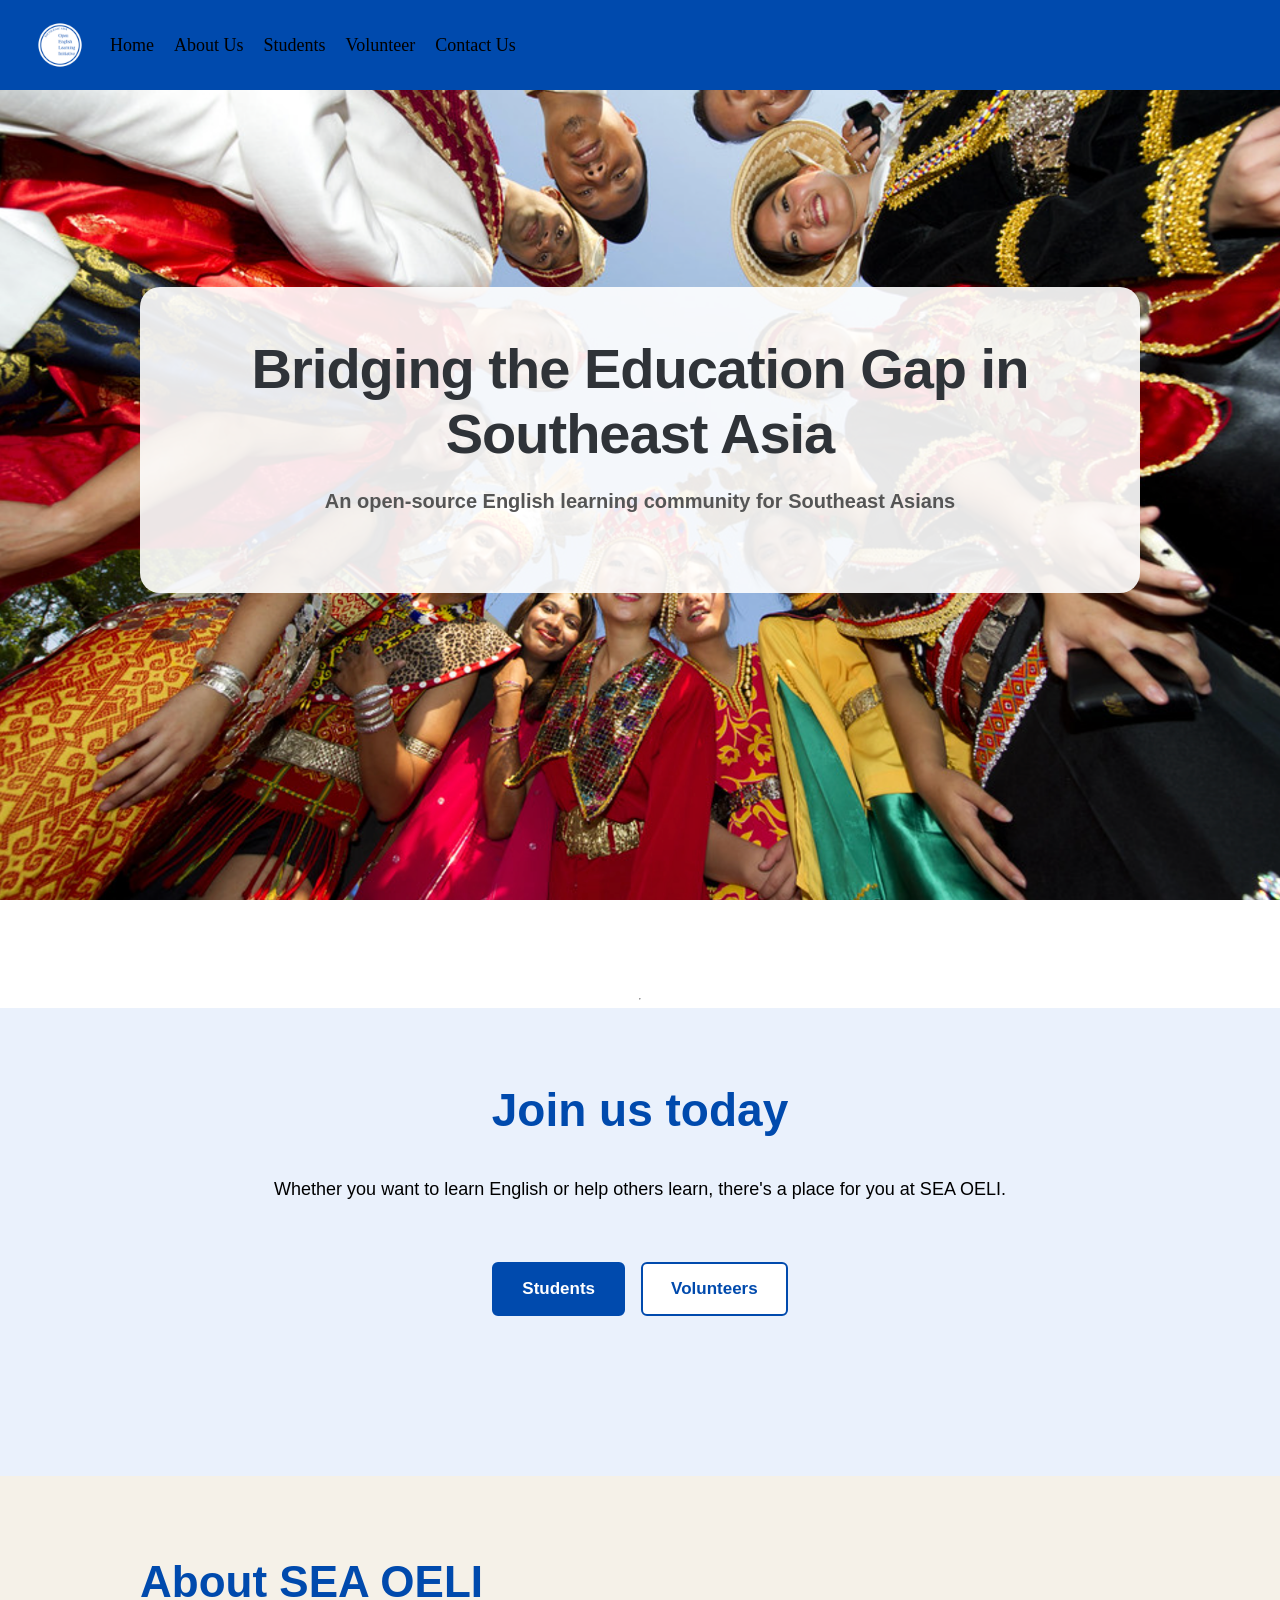
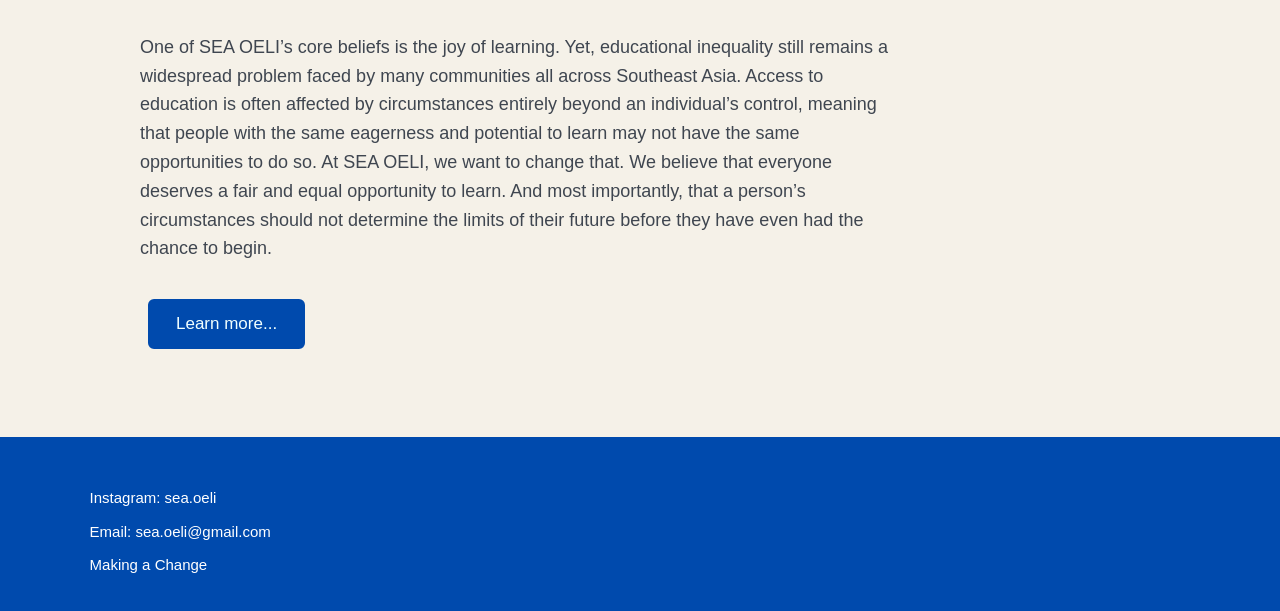
<file: index.html>
<!DOCTYPE html>
<html lang="en">
<head>
    <meta charset="UTF-8">
    <meta name="viewport" content="width=device-width, initial-scale=1.0">
    <title>Document</title>
    <link href="style.css" rel="stylesheet">
</head>
<body>

<div class="nav"> 
    <a href="index.html"><img class='logo' src="images/logo.png"></a>
    <a href="index.html">Home</a>
    <a href="about us.html">About Us</a>
    <a href="students.html">Students</a>
    <a href="volunteer.html">Volunteer</a>
    <a href='contact us.html'>Contact Us</a>
</div>

<div class="box">
<section class="sss-background">
<div class="sss">
<h1>Bridging the Education Gap in Southeast Asia</h1>
<h2>An open-source English learning community for Southeast Asians</h2>
</div>
</section>
<hr>

<section class="sss9">
<h1>Join us today</h1>
<p>Whether you want to learn English or help others learn, there's a place for you at SEA OELI.</p>
<div class="sss9-grid">
    <div class="sss9-item">
       <button><a href='students.html'>Students</a></button> 
    </div>
    <div class="sss9-item">
    <button><a href='volunteer.html'>Volunteers</a></button>
    </div>
</div>
</section>


<div class="card1">
<h1>About SEA OELI</h1>
<p style="line-height: 1.6; font-size: 18px;"> 
One of SEA OELI’s core beliefs is the joy of learning. Yet, 
educational inequality still remains a widespread problem faced by 
many communities all across Southeast Asia. 
Access to education is often affected by circumstances entirely beyond an individual’s 
control, meaning that people with the same eagerness and potential to learn 
may not have the same opportunities to do so.
At SEA OELI, we want to change that. We believe 
that everyone deserves a fair and 
equal opportunity to learn. And most importantly, that a person’s circumstances 
should not determine the limits of their future before they have even 
had the chance to begin. </p>
<button><a href="about us.html">Learn more...</a></button>
</div>

</div>


<div class="footer">
<p>Instagram: sea.oeli</p>
<p>Email: sea.oeli@gmail.com</p>
<p>Making a Change</p>
</div>

<script>
    const revealElements = document.querySelectorAll(
        '.card1, .sss9, .sss8, .sss4, .sss6'
    );

    revealElements.forEach(element => {
        element.classList.add('reveal');
    });

    const observer = new IntersectionObserver(entries => {
        entries.forEach(entry => {
            if (entry.isIntersecting) {
                entry.target.classList.add('visible');
                observer.unobserve(entry.target);
            }
        });
    }, {
        threshold: 0.15
    });

    revealElements.forEach(element => observer.observe(element));
</script>

</body>
</html>
</file>
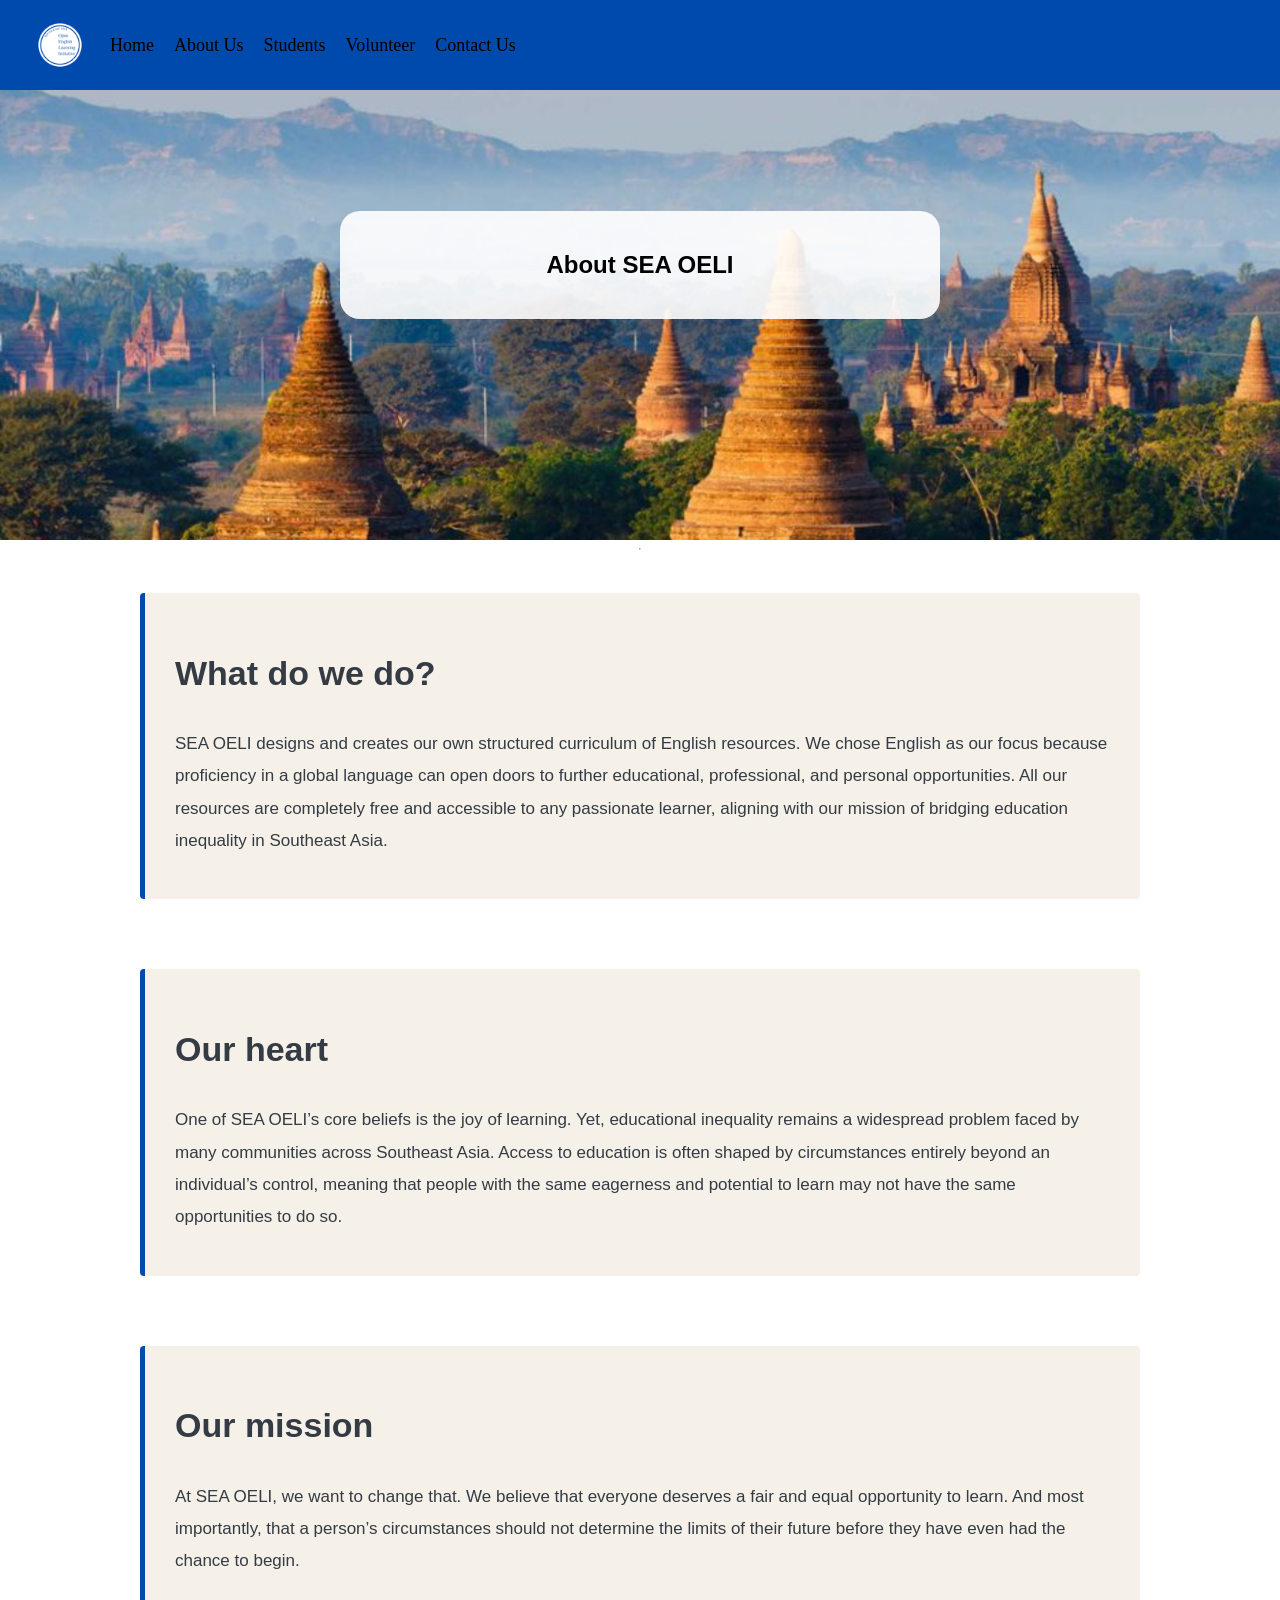
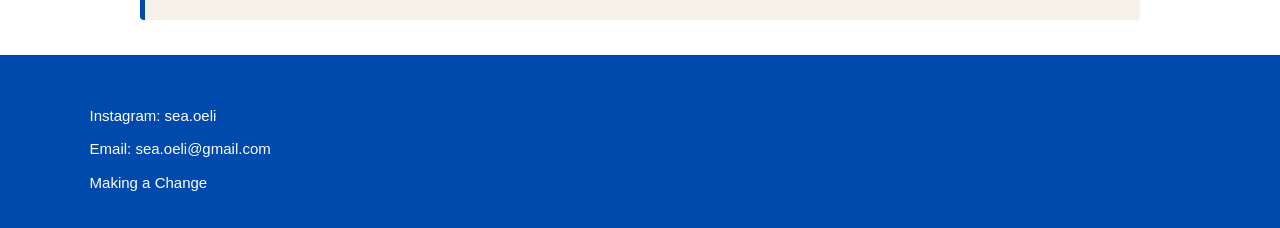
<file: about us.html>
<!DOCTYPE html>
<html lang="en">
<head>
    <meta charset="UTF-8">
    <meta name="viewport" content="width=device-width, initial-scale=1.0">
    <title>Document</title>
    <link href="style.css" rel="stylesheet">
</head>
<body>
  
<div class="nav"> 
    <a href="index.html"><img class='logo' src="images/logo.png"></a>
    <a href="index.html">Home</a>
    <a href="about us.html">About Us</a>
    <a href="students.html">Students</a>
    <a href="volunteer.html">Volunteer</a>
    <a href='contact us.html'>Contact Us</a>
</div>

<div class="box">
<section class="sss-background2">
<div class="sss2">
<h1>About SEA OELI</h1>
</div>
</section>
<hr>


<div class="card2">
 <h1>What do we do?</h1>
 <p> SEA OELI designs and creates our own structured curriculum of English resources. 
    We chose English as our focus because proficiency in a global language can open 
    doors to further educational, professional, and personal opportunities. 
    All our resources are completely free and accessible to any passionate learner, aligning 
    with our mission of bridging education inequality in Southeast Asia.</p>
</div>

<div class="card2">
 <h1>Our heart</h1>
 <p>One of SEA OELI’s core beliefs is the joy of learning. Yet, educational inequality remains
 a widespread problem faced by many communities across Southeast Asia. 
Access to education is often shaped by circumstances entirely beyond an individual’s 
control, meaning that people with the same eagerness and potential to learn may
 not have the same opportunities to do so.</p>
 </div>

 <div class="card2">
 <h1>Our mission</h1>
 <p>At SEA OELI, we want to change that. We believe that everyone deserves a fair and equal opportunity to learn. 
And most importantly, that a person’s circumstances should not determine 
the limits of their future before they have even had the chance to begin. </p>
 </div>
</div>

<div class="footer">
<p>Instagram: sea.oeli</p>
<p>Email: sea.oeli@gmail.com</p>
<p>Making a Change</p>
</div>
</body>
</html>
</file>
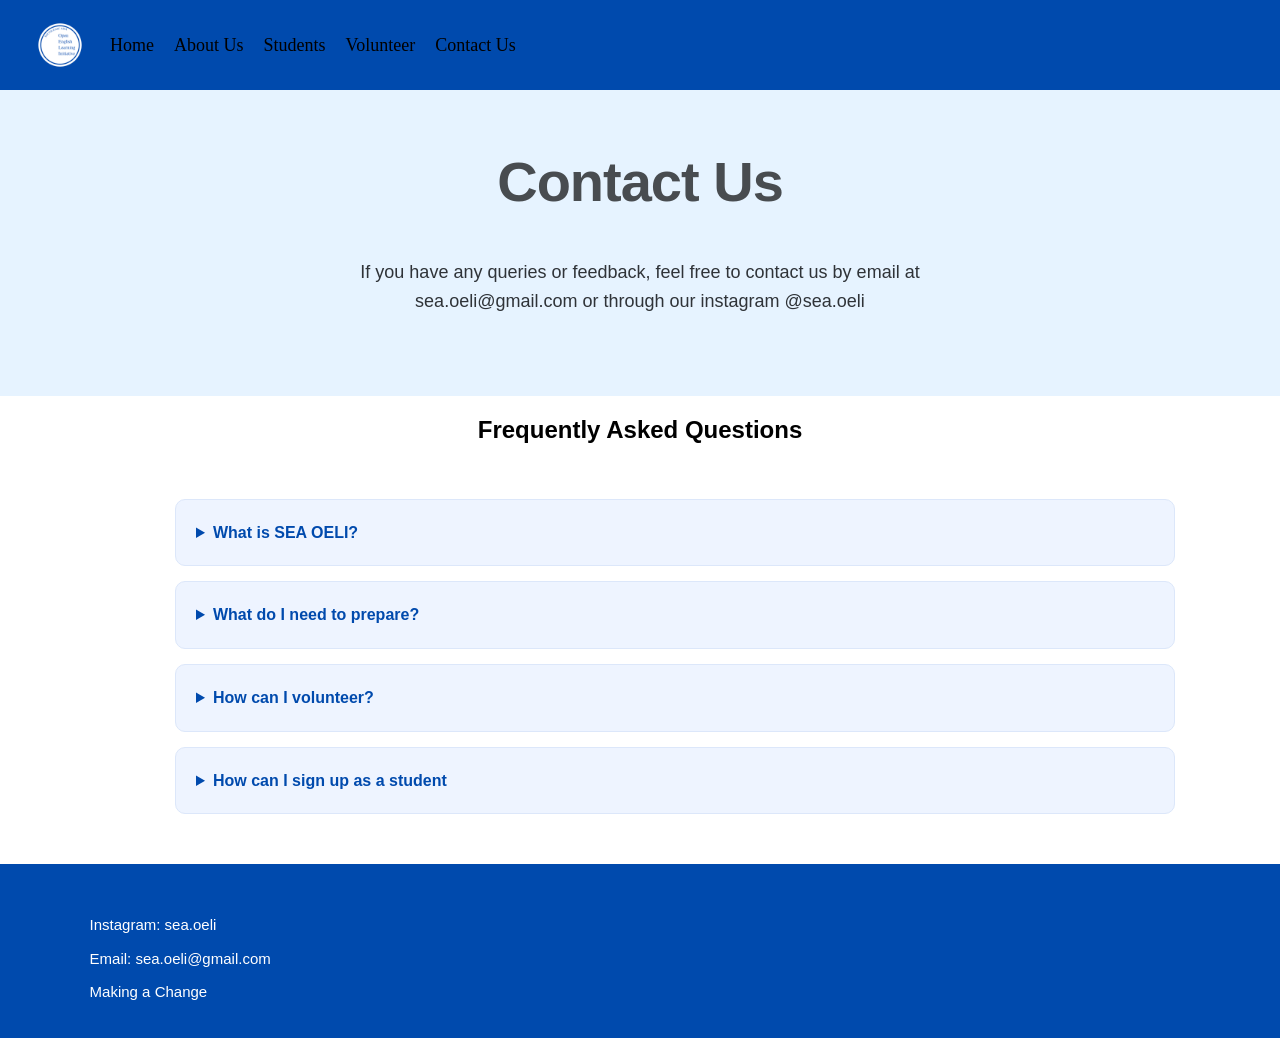
<file: contact us.html>
<!DOCTYPE html>
<html lang="en">
<head>
    <meta charset="UTF-8">
    <meta name="viewport" content="width=device-width, initial-scale=1.0">
    <title>Document</title>
    <link href="style.css" rel="stylesheet">
</head>
<body>

<div class="nav"> 
    <a href="index.html"><img class='logo' src="images/logo.png"></a>
    <a href="index.html">Home</a>
    <a href="about us.html">About Us</a>
    <a href="students.html">Students</a>
    <a href="volunteer.html">Volunteer</a>
    <a href='contact us.html'>Contact Us</a>
</div>

<div class="box">
<section class="sss7">
<h1>Contact Us</h1>
 <p> If you have any queries or feedback, feel free to contact us 
    by email at sea.oeli@gmail.com or through our instagram @sea.oeli</p>
</section>

<h2 style="text-align: center;">Frequently Asked Questions</h2>
<div class="faq-list">
<details class="faq-item">
            <summary>What is SEA OELI?</summary>
            <p>
                SEA OELI is a non-profit initiative focused on making
                English learning more accessible to learners
                in Southeast Asia and beyond.
            </p>
        </details>

<details class="faq-item">
      <summary>What do I need to prepare?</summary>
      <p>
        A stable internet connection and access to Google Classroom,
        Google Meet, and WhatsApp.
      </p>
</details>

<details class="faq-item">
            <summary>How can I volunteer?</summary>
            <p>
                Visit our <a href="volunteer.html">volunteer page</a> to learn about
                responsibilities, eligibility, and recruitment. 
            </p>
        </details>

<details class="faq-item">
            <summary>How can I sign up as a student</summary>
            <p>
                Visit our <a href="students.html">students page</a> to learn about
                how learning at SEA OELI looks like. 
            </p>
        </details>     

</div>

 </div>

 <div class="footer">
<p>Instagram: sea.oeli</p>
<p>Email: sea.oeli@gmail.com</p>
<p>Making a Change</p>
</div>
</body>
</html>
</file>
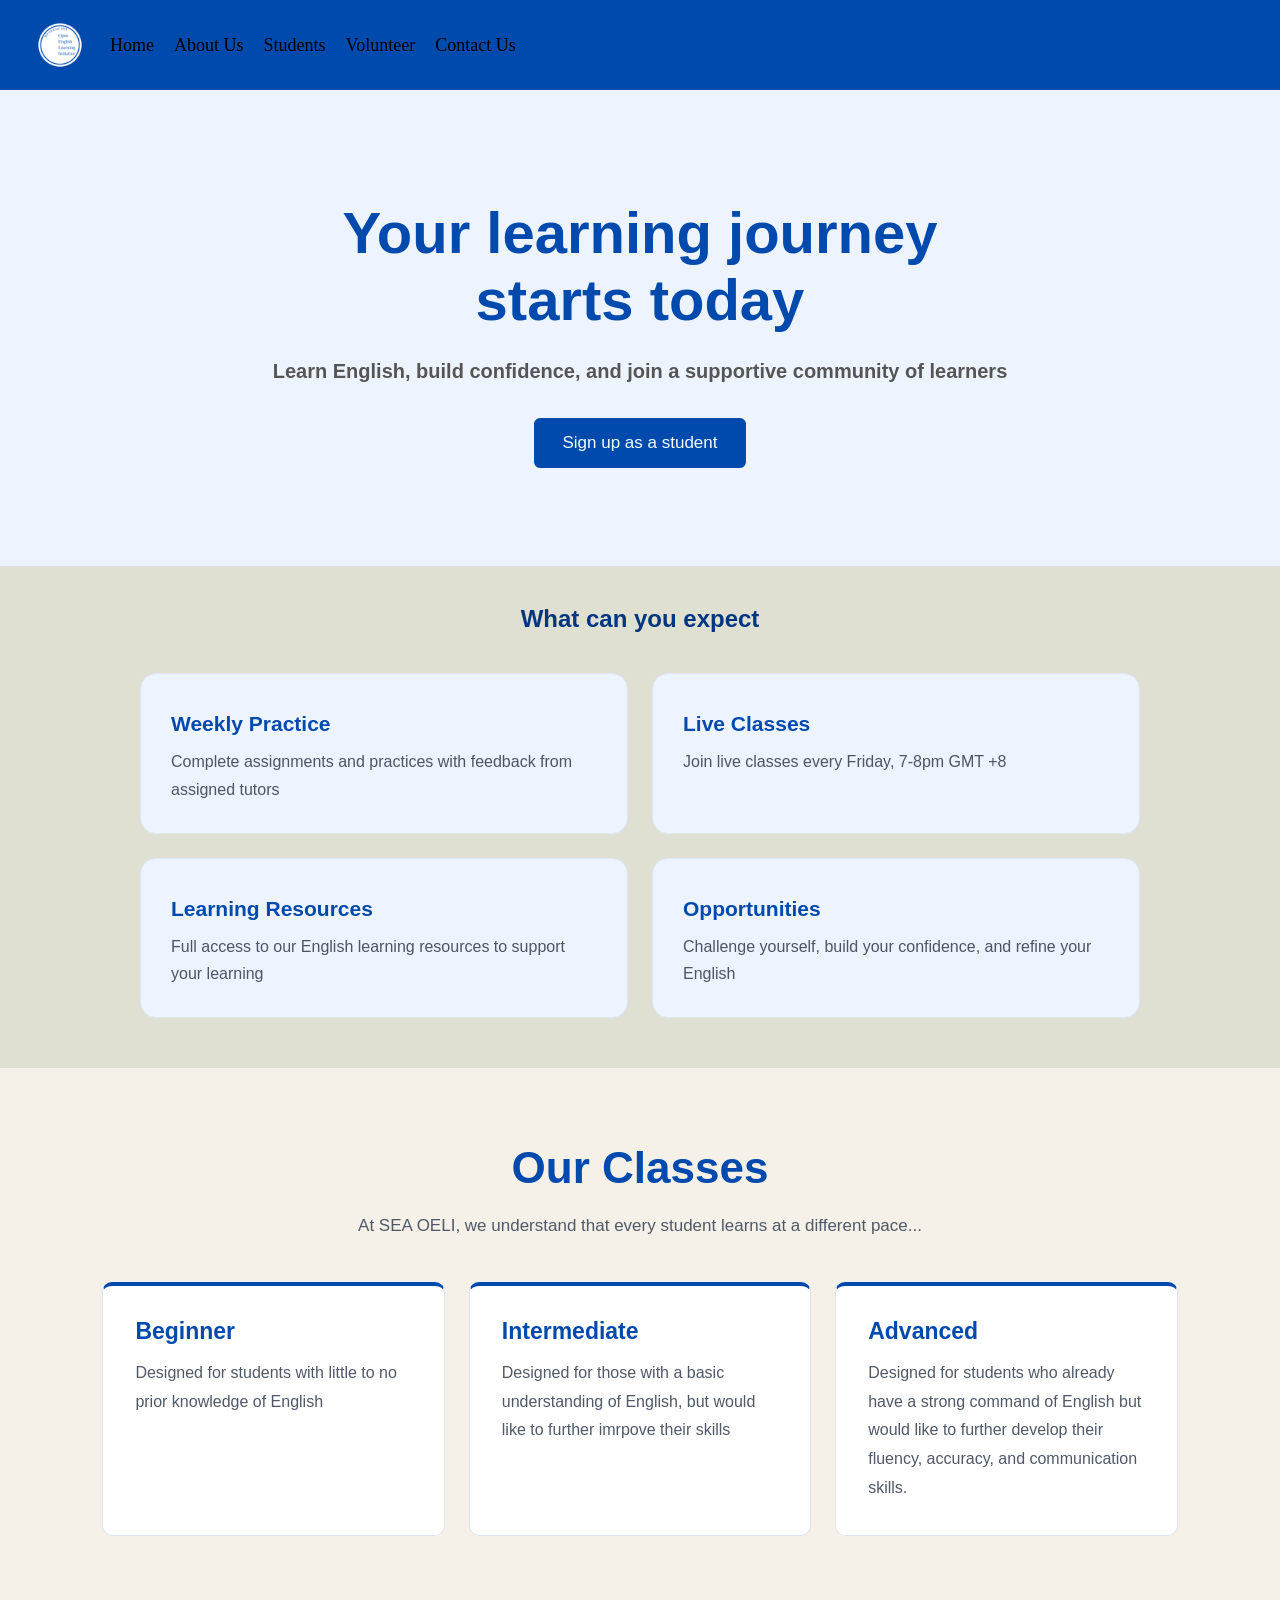
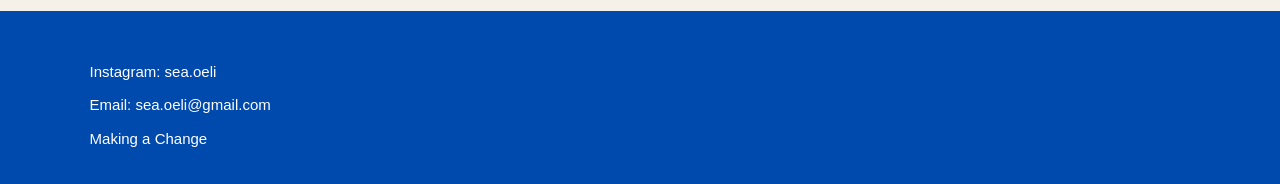
<file: students.html>
<!DOCTYPE html>
<html lang="en">
<head>
    <meta charset="UTF-8">
    <meta name="viewport" content="width=device-width, initial-scale=1.0">
    <title>Document</title>
    <link href="style.css" rel="stylesheet">
</head>
<body>
 
<div class="nav"> 
    <a href="index.html"><img class='logo' src="images/logo.png"></a>
    <a href="index.html">Home</a>
    <a href="about us.html">About Us</a>
    <a href="students.html">Students</a>
    <a href="volunteer.html">Volunteer</a>
    <a href='contact us.html'>Contact Us</a>
</div>

<div class="box">
<section class="sss3">
<h1>Your learning journey starts today</h1>
<h4>Learn English, build confidence, and join a supportive community of learners</h4>
<button><a href='https://forms.gle/DWH3gZEe2F5jb5Uv7'>Sign up as a student</a></button>
</section>

<section class="sss4">
<h1>What can you expect</h1>
<div class="sss4-grid">


<div class='sss4-card'>
<h3>Weekly Practice</h3>
<p> Complete assignments and practices with feedback from assigned tutors</p>
</div>

<div class='sss4-card'>
<h3> Live Classes</h3>
<p>Join live classes every Friday, 7-8pm GMT +8</p>
</div>

<div class='sss4-card'>
<h3> Learning Resources</h3>
<p>Full access to our English learning resources to support your learning</p>
</div>

<div class='sss4-card'>
<h3> Opportunities</h3>
<p>Challenge yourself, build your confidence, and refine your English</p>
</div>

</div>
</section>

<section class="sss8">
    <h1>Our Classes</h1>
    <p>At SEA OELI, we understand that every student learns at a different pace...</p>
<div class="sss8-grid">

    <div class="sss8-card">
    <h3>Beginner</h3>
    <p>Designed for students with little to no prior knowledge of English</p>
    </div>

    <div class="sss8-card">
    <h3>Intermediate</h3>
    <p>Designed for those with a basic understanding of English, 
    but would like to further imrpove their skills
    </p>
    </div>

    <div class="sss8-card">
    <h3>Advanced</h3>
    <p>Designed for students who already have a strong command of English
     but would like to further develop their fluency, accuracy, and communication skills.
    </p>
    </div>
</div>

</section>
</div> 

<div class="footer">
<p>Instagram: sea.oeli</p>
<p>Email: sea.oeli@gmail.com</p>
<p>Making a Change</p>
</div>
</body>
</html>
</file>
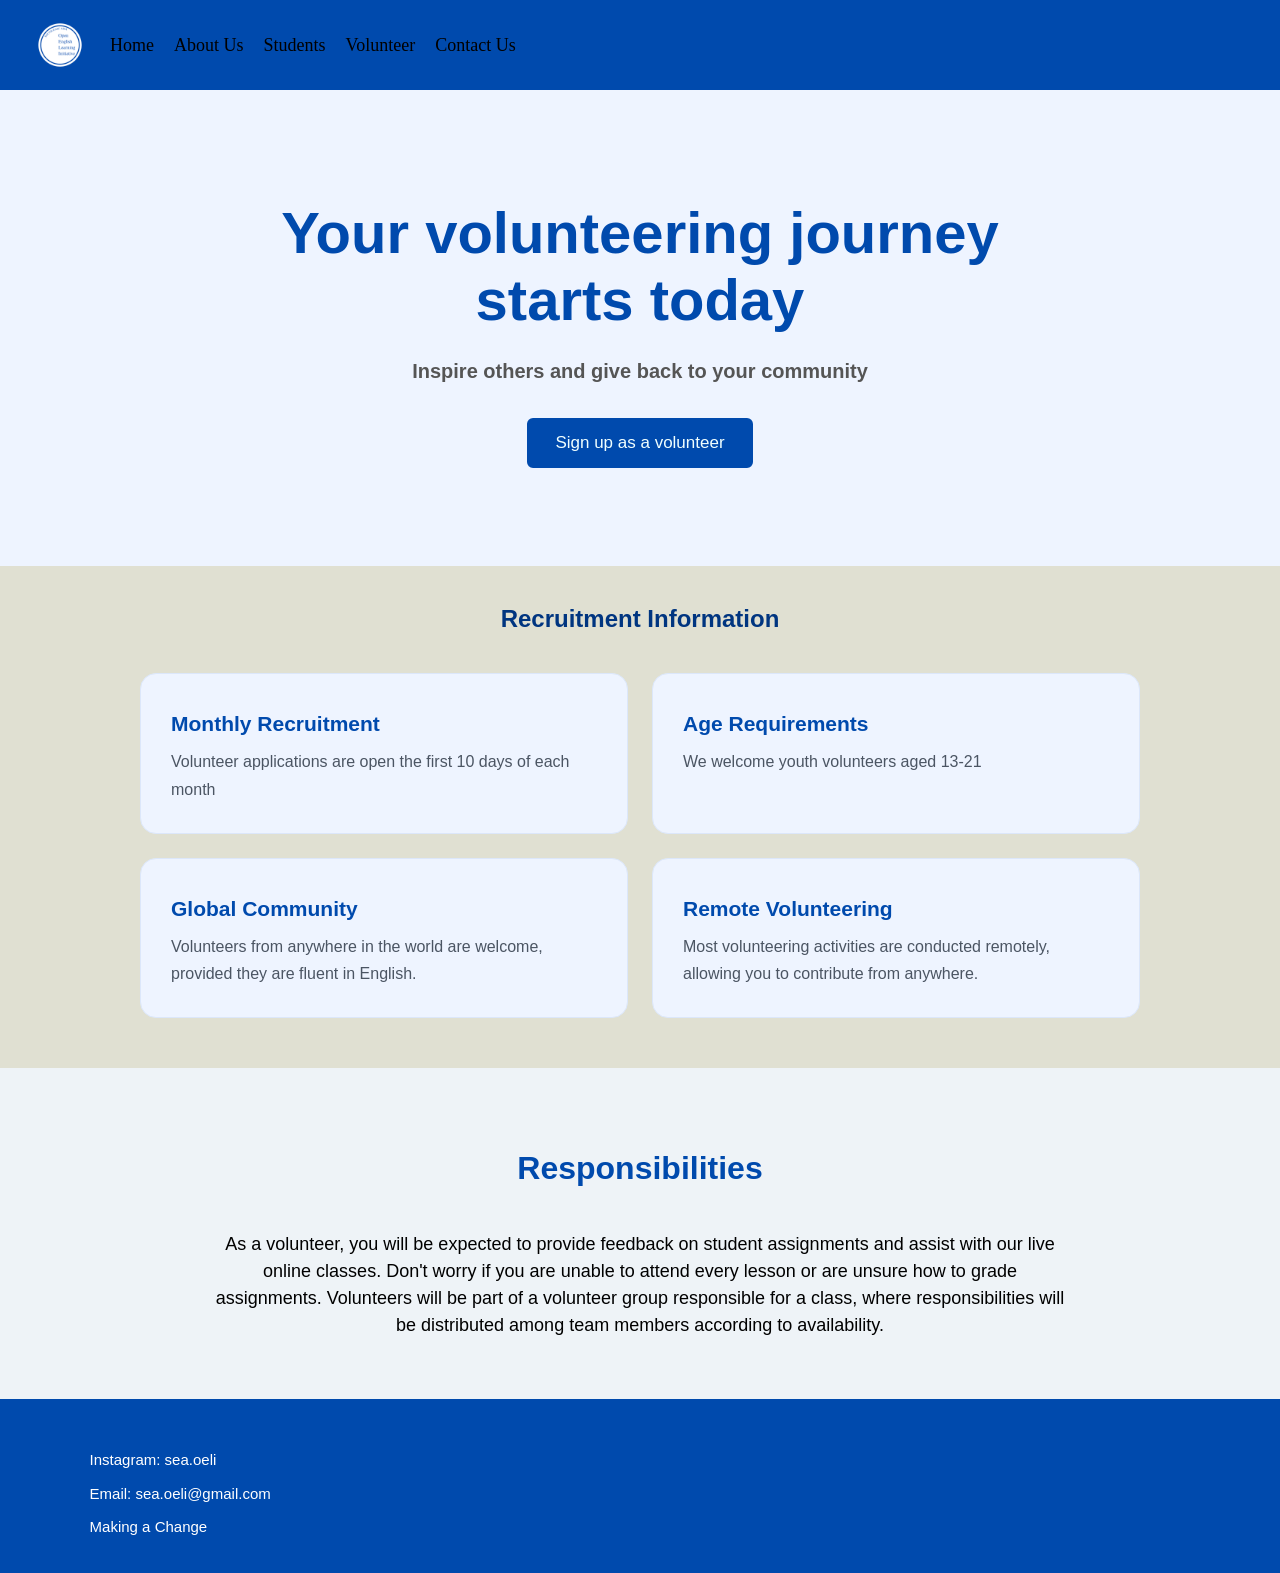
<file: volunteer.html>
<!DOCTYPE html>
<html lang="en">
<head>
    <meta charset="UTF-8">
    <meta name="viewport" content="width=device-width, initial-scale=1.0">
    <title>Document</title>
    <link href="style.css" rel="stylesheet">
</head>
<body>

<div class="nav"> 
    <a href="index.html"><img class='logo' src="images/logo.png"></a>
    <a href="index.html">Home</a>
    <a href="about us.html">About Us</a>
    <a href="students.html">Students</a>
    <a href="volunteer.html">Volunteer</a>
    <a href='contact us.html'>Contact Us</a>
</div>

<div class="box">

<section class="sss3">
<h1>Your volunteering journey starts today</h1>
<h4>Inspire others and give back to your community</h4>
<button><a href='https://forms.gle/cKw4Tt1HnmqLBnmV9'>Sign up as a volunteer</a></button>
</section>



<section class="sss4">
<h1>Recruitment Information</h1>
<div class="sss4-grid">


<div class='sss4-card'>
<h3>Monthly Recruitment</h3>
<p> Volunteer applications are open the first 10 days of each month</p>
</div>

<div class='sss4-card'>
<h3> Age Requirements</h3>
<p>We welcome youth volunteers aged 13-21</p>
</div>

<div class='sss4-card'>
<h3> Global Community</h3>
<p>Volunteers from anywhere in the world are welcome, provided they are fluent in English.</p>
</div>

<div class='sss4-card'>
<h3> Remote Volunteering</h3>
<p>Most volunteering activities are conducted remotely, allowing you to contribute from anywhere.</p>
</div>

</div>


<section class="sss6">
    <h1>Responsibilities</h1>
    <p>As a volunteer, you will be expected to provide feedback on student assignments 
        and assist with our live online classes. Don't worry if you are unable to attend
        every lesson or are unsure how to grade assignments. Volunteers will be part of a
        volunteer group responsible for a class, where responsibilities will be distributed 
        among team members according to availability.
    </p>
</section>


</div>

<div class="footer">
<p>Instagram: sea.oeli</p>
<p>Email: sea.oeli@gmail.com</p>
<p>Making a Change</p>
</div>

</body>
</html>
</file>
<file: style.css>
/*general*/

/*warning for incoming super messy code*/

* {
    box-sizing: border-box;
}
body{
    margin:0px;
    font-family: Arial, Helvetica, sans-serif;
}
.box{
    display: flex;   
    flex-direction: column;
    justify-content: center;

}

/*nav*/

.nav {
    display: flex;
    align-items: center;
    gap: 20px;
    padding: 15px 30px;
    background-color: #004AAD;
}

.logo {
    width: 60px;
    height: 60px;
    object-fit: contain;
    display: block;
}

.nav a{
    text-decoration: none;
    color: black;
    font-size: 18px;
    font-family: 'Times New Roman', Times, serif;
}
.nav a:hover{
    color: #FFD700;
}

/*button*/

button {
    padding: 13px 26px;
    margin: 8px;
    border: 2px solid #004AAD;
    border-radius: 6px;
    background-color: #004AAD;
    color: white;
    font-family: arial;
    font-size: 16px;
    cursor: pointer;

}
button:hover {
    background-color: #003580;
}
button a{
    text-decoration: none;
    font-size: 17px;
    color: azure;
}

/*index.html*/
.reveal {
    opacity: 0;
    transform: translateY(30px);
    transition:
        opacity 0.7s ease,
        transform 0.7s ease;
}

.reveal.visible {
    opacity: 1;
    transform: translateY(0);
}

/* Respect reduced-motion preferences */
@media (prefers-reduced-motion: reduce) {
    .reveal {
        opacity: 1;
        transform: none;
        transition: none;
    }

    html {
        scroll-behavior: auto;
    }
}

.sss {
    transform: translateY(-100px);
    text-align: center;
    padding:50px;
    background-color: rgba(255, 255, 255, 0.9);
    border-radius: 20px;
    width: 80%;
    max-width: 1000px;
}


.sss-background {
    width: 100%;
    min-height: 100vh;
    background-image: url("images/background.jpg");
    background-size: cover;
    background-position: center;
    background-attachment: fixed;

    display: flex;
    justify-content: center;
    align-items: center;
}

.sss h1 {
    color: #2f3338;
    font-size: clamp(32px, 4.5vw, 56px);
    line-height: 1.15;
    letter-spacing: -1px;
    margin: 0 auto 24px;
    max-width: 800px;
}

.sss h2{
    font-size: 20px;
    color: #555;
    max-width: 650px;
    margin: 0 auto 30px;
}


.sss9 {
    background-color: #EAF1FC;
    padding: 75px;
    text-align: center;
}

.sss9 h1 {
    color:#004AAD;
    font-size: clamp(32px, 4vw, 46px);
    margin: 0 0 30px;
}

.sss9 p {
    color: black;
    font-size: 18px;
    line-height: 2.5;
    max-width: 800px;
    margin: 0 auto 50px;
}

.sss9-grid {
    display: flex;
    justify-content: center;
    align-items: center;
    flex-wrap: wrap;
    gap: 16px;
    margin: 0 auto 50px;
}

.sss9-item button {
    padding: 0;
    margin: 0 auto 35px;
    border: 2px solid #004AAD;
    border-radius: 6px;
    background-color: #004AAD;
    cursor: pointer;
    transition: 0.2s ease;
}

.sss9-item a {
    display: block;
    padding: 15px 28px;
    color: white;
    font-size: 17px;
    font-weight: 600;
    text-decoration: none;
}

.sss9-item button:hover {
    background-color:#006AAD;
    border-color:#006AAD;
    transform: translateY(-2px);
}

.sss9-item:nth-child(2) button {
    background-color: white;
    border-color: #004AAD;
}

.sss9-item:nth-child(2) a {
    color: #004AAD;
}

.sss9-item:nth-child(2) button:hover {
    background-color: #D6E5FF;
}

.card1 {
    width: 100%;
    margin: 0;
    padding: 80px max(8%, calc((100% - 1000px) / 2));
    box-sizing: border-box;

    background-color: #F5F1E8;
    border-radius: 0;
    text-align: left;
}

.card1 h1 {
    color: #004AAD;
    font-size: clamp(30px, 4vw, 44px);
    line-height: 1.2;
    margin: 0 0 24px;
}

.card1 p {
    max-width: 760px;
    font-size: 18px;
    line-height: 1.9;
    color: #3F4650;
    margin: 0 0 28px;
}


/*aboutus.html*/

.sss2 {
    transform: translateY(-50px);
    text-align: center;
    padding:20px;
    background-color: rgba(255, 255, 255, 0.9);
    border-radius: 20px;
    width: 80%;
    max-width: 600px;
}

.sss-background2 {
    width: 100%;
    min-height: 50vh;
    background-image: url("images/background2.jpg");
    background-size: cover;
    background-position: center;
    background-attachment: fixed;

    display: flex;
    justify-content: center;
    align-items: center;
}

.card2 {
    width: 80%;
    max-width: 1000px;
    margin: 35px auto;
    padding: 25px 30px;
    box-sizing: border-box;

    background-color: #F5F1E8;
    border-radius: 4px;
    border-left: 5px solid #004AAD;

    text-align: left;
    font-size: 17px;
    line-height: 1.9;
    color: #343B44;
}

.card2 h2 {
    color: #004AAD;
    font-size: 28px;
    line-height: 1.3;
    margin-top: 0;
    margin-bottom: 18px;
}


/*students.html and volunteers.html*/
/*header*/
.sss3 {
    text-align: center;
    padding: 90px 24px;
    background-color: #EEF4FF;

}
.sss3 h1 { 
    max-width: 750px;
    margin: 20px auto;
    color: #004AAD;
    font-size: clamp(36px, 5vw, 58px);
    line-height: 1.15;
}

.sss3 h4{
    color: #555;
    font-size: 20px;
}

/*cards*/

.sss4{
    background-color: rgb(224, 224, 210);

}

.sss4 h1{
color: #003580;
text-align: center;
padding: 20px;
}

.sss4-grid {
    display: grid;
    grid-template-columns: repeat(2, 1fr);
    gap: 24px;
    max-width: 1000px;
    margin: 0 auto 50px;
}

.sss4-card {
    background-color: #EEF4FF;
    padding: 30px;
    border-radius: 16px;
    border: 1px solid #DCE7FA;
    transition: transform 0.2s ease, box-shadow 0.2s ease;
}

.sss4-card:hover {
    transform: translateY(-5px);
    box-shadow: 0 8px 24px rgba(0, 74, 173, 0.12);
}

.sss4-card h3 {
    color: #004AAD;
    font-size: 21px;
    margin: 8px 0 12px;
}

.sss4-card p {
    color: #4B5563;
    font-size: 16px;
    line-height: 1.7;
    margin: 0;
}
/* students.html*/

.sss8 {
    background-color: #F5F1E8;
    padding: 75px 8%;
}

.sss8 > h1 {
    color: #004AAD;
    font-size: clamp(32px, 4vw, 44px);
    text-align: center;
    margin: 0 0 18px;
}

.sss8 > p {
    max-width: 680px;
    margin: 0 auto 40px;
    text-align: center;
    color: #505968;
    font-size: 17px;
    line-height: 1.8;
}

.sss8-grid {
    display: grid;
    grid-template-columns: repeat(3, minmax(0, 1fr));
    gap: 24px;
    max-width: 1100px;
    margin: 0 auto;
}

.sss8-card {
    background-color: #FFFFFF;
    padding: 32px;
    border: 1px solid #E0E5EC;
    border-radius: 10px;
    border-top: 4px solid #004AAD;

    transition: transform 0.2s ease,
                box-shadow 0.2s ease;
}

.sss8-card:hover {
    transform: translateY(-5px);
    box-shadow: 0 10px 25px rgba(0, 40, 100, 0.10);
}

.sss8-card h3 {
    color: #004AAD;
    font-size: 23px;
    margin: 0 0 14px;
}

.sss8-card p {
    color: #505968;
    font-size: 16px;
    line-height: 1.8;
    margin: 0;
}
/*volunteer.html*/


.sss6 {
    padding: 30px;
    padding-bottom: 60px;
    background-color: #eef3f7;
    text-align: center;
}

.sss6 h1 {
    color: #004AAD;
    font-size: 32px;
    margin-bottom: 24px;
}

.sss6 p {
    max-width: 850px;
    margin: 0 auto;
    color: #000000;
    font-size: 18px;
    line-height: 1.5;
}


/*contact us.html*/

.sss7 {
    padding: 60px;
    background-color:#e6f3ff;
}

.sss7 h1 {
    color: #484c50;
    font-size: clamp(32px, 4.5vw, 56px);
    line-height: 1.15;
    letter-spacing: -1px;
    margin: 0 auto 24px;
    max-width: 800px;
    text-align: center;

}

.sss7 p{

    padding: 20px;
    margin: 0 auto;
    max-width: 700px;
    text-align: center;
    font-size: 18px;
    color: #2f3338;
    line-height: 1.6;

}
.faq-list {
    max-width: 1000px;
    margin: 0 auto;
    padding:35px;
}

.faq-item {
    width: 1000px;
    overflow-y: auto;
    padding: 20px;
    margin-bottom: 15px;
    border: 1px solid #DCE7FA;
    border-radius: 10px;
    background-color: #EEF4FF;
    box-sizing: border-box;
}

.faq-item summary {
    color: #004AAD;
    font-weight: 600;
    cursor: pointer;
    line-height: 1.6;
    width: 100%;
    box-sizing: border-box;
    flex-shrink: 0;
}

.faq-item p {
    color: #4B5563;
    line-height: 1.7;
    margin-bottom: 0;
}

/*footer*/

.footer {
    background-color: #004AAD;
    color: white;
    padding: 40px 7% 25px;
    font-size: 15px;
    line-height: 1.7;
    text-align: left;
}

.footer p {
    margin: 8px 0;
}

.footer a {
    color: #FFFFFF;
    text-decoration: none;
    transition: color 0.2s ease;
}

.footer a:hover {
    color: #FFD700;
}
</file>
